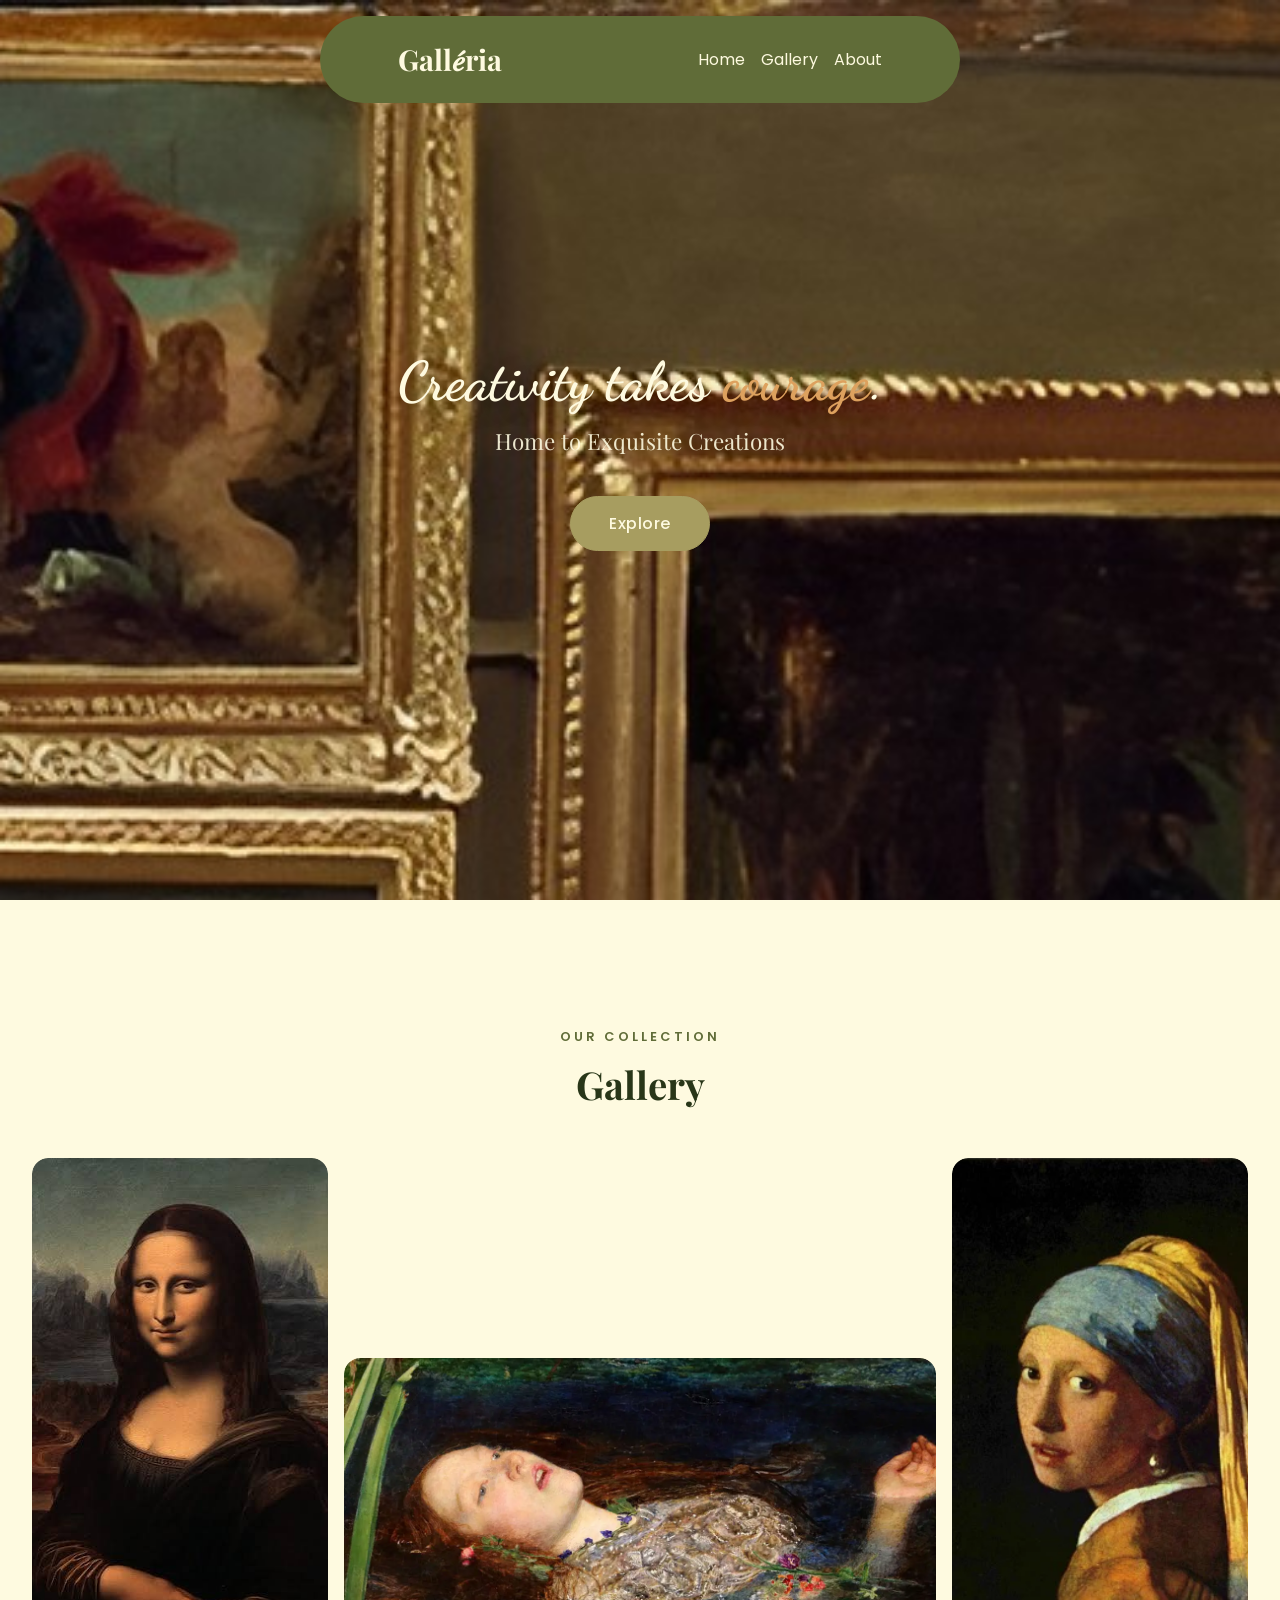
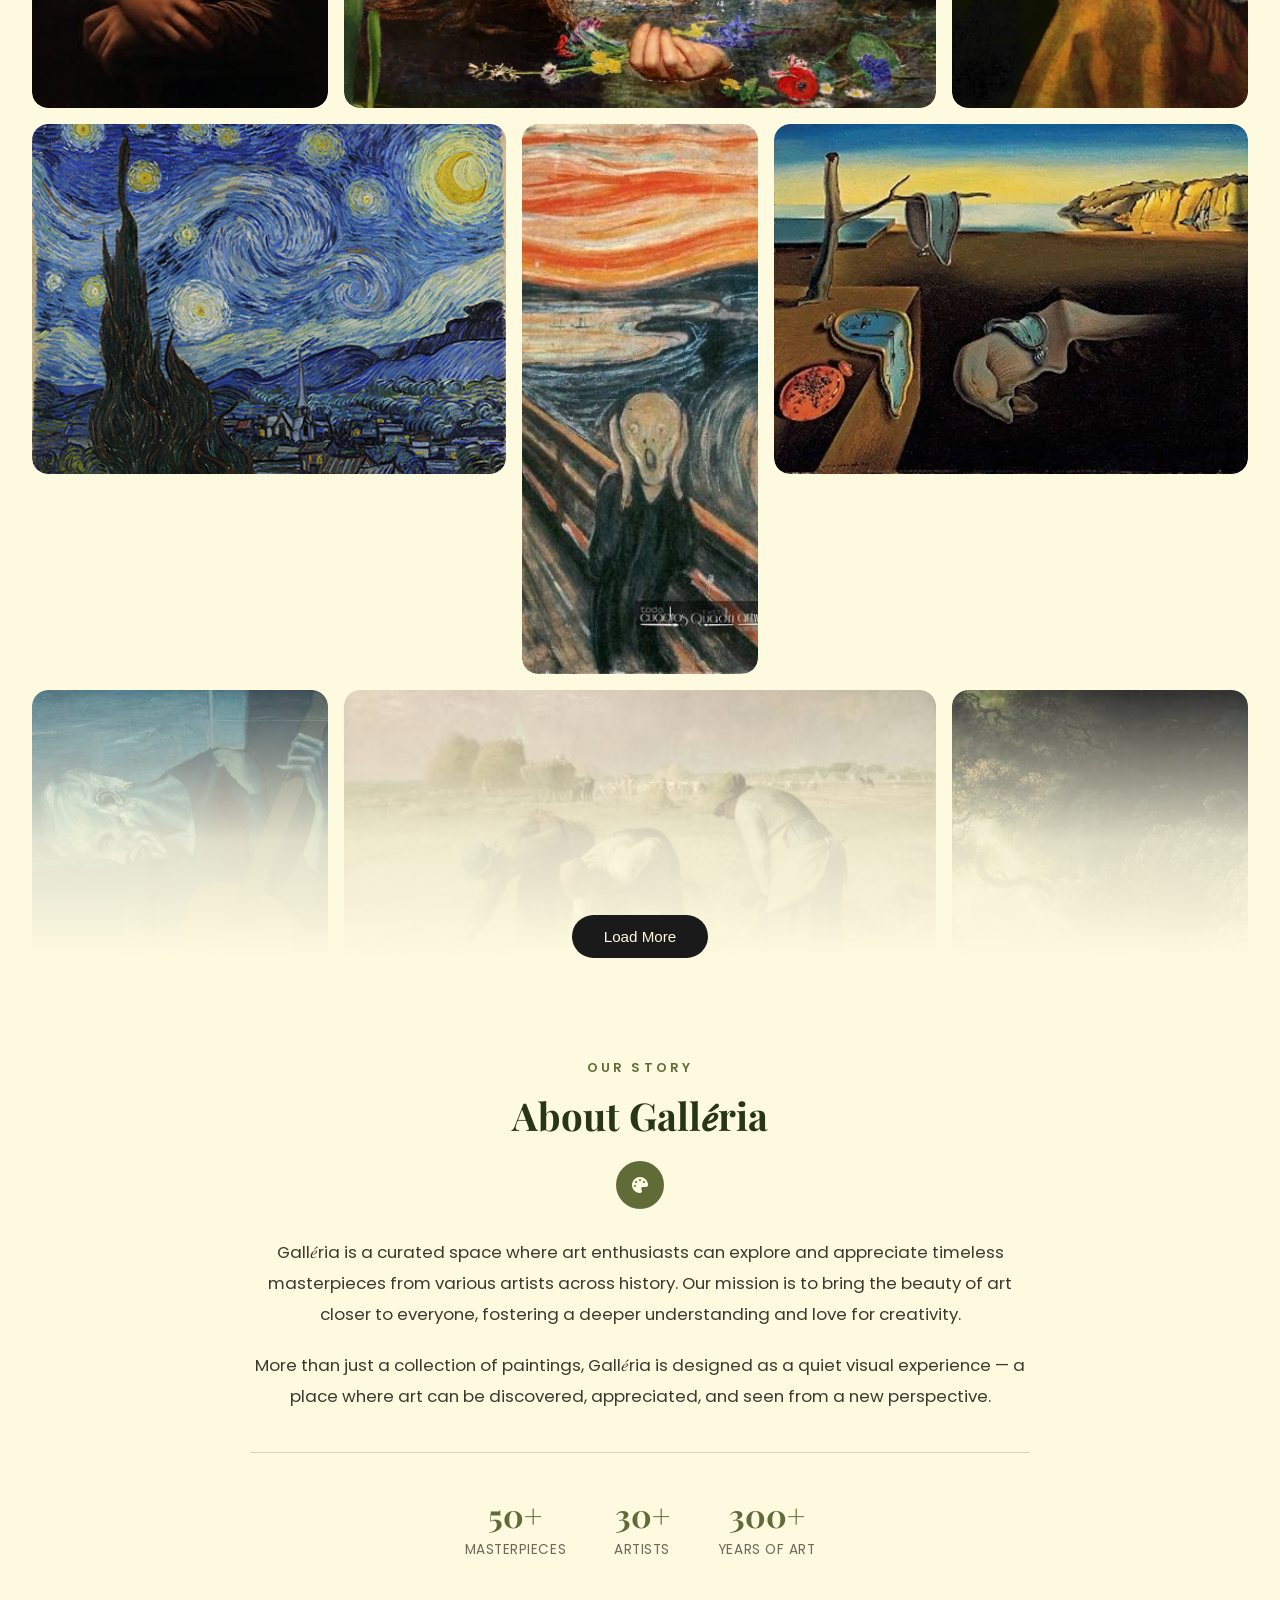
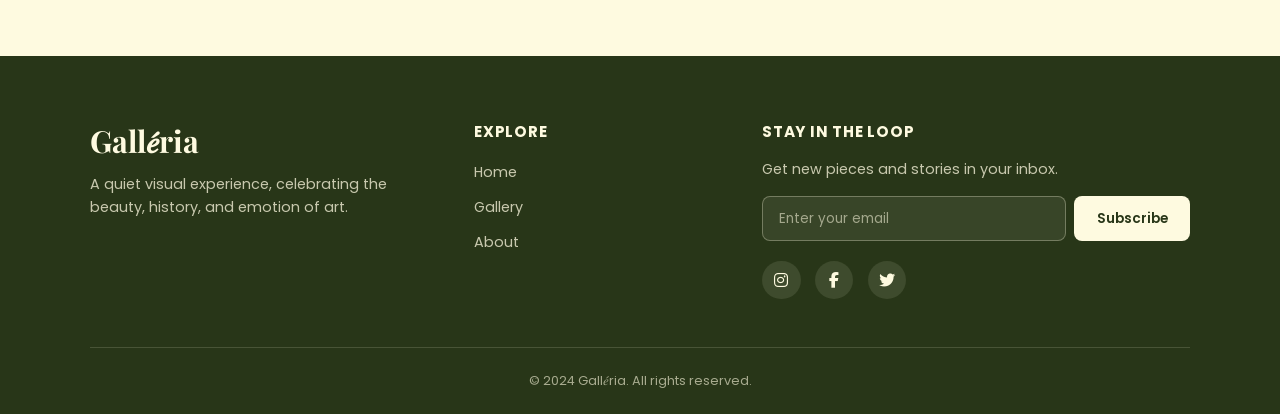
<file: CodeAlpha_ImageGallery/index.html>
<!DOCTYPE html>
<html lang="en">
<head>
  <meta charset="UTF-8">
  <meta name="viewport" content="width=device-width, initial-scale=1.0">

<link rel="preconnect" href="https://fonts.googleapis.com">
<link rel="preconnect" href="https://fonts.gstatic.com" crossorigin>
<link href="https://fonts.googleapis.com/css2?family=Coiny&family=Dancing+Script:wght@400..700&family=Playfair+Display:ital,wght@0,400..900;1,400..900&family=Poppins:ital,wght@0,100;0,200;0,300;0,400;0,500;0,600;0,700;0,800;0,900;1,100;1,200;1,300;1,400;1,500;1,600;1,700;1,800;1,900&display=swap" rel="stylesheet">

<link rel="stylesheet" href="https://cdnjs.cloudflare.com/ajax/libs/font-awesome/6.5.0/css/all.min.css">


  <link rel="stylesheet" href="style.css">
  <title>Galleria</title>
</head>
<body>
  <header>
    <nav class="navbar" id="navbar">
      <h1 class="logo">Gall𝑒́ria</h1>
      <ul>
        <li><a href="#home" class="nav-home" data-reload="true">Home</a></li>
        <li><a href="#gallery">Gallery</a></li>
        <li><a href="#about">About</a></li>
      </ul>
    </nav>
  </header>
  <section class="hero" id="home">
  <div class="hero-section">
    <h1>Creativity takes <span class="quote">courage</span>.</h1>
    <p>Home to Exquisite Creations</p>
    <button class="button-1">Explore</button>
  </div>
  </section>

 <section class="insights" id="gallery">

  <div class="gallery-heading reveal">
    <span class="about-kicker">Our Collection</span>
    <h2>Gallery</h2>
  </div>

  <!-- ROW 1  -->
  <div class="gallery-row row-one">

    <div class="box tall reveal">
      <img src="mona.jpg" alt="Mona Lisa by Leonardo da Vinci">
      <div class="overlay">
        <h3>Mona Lisa</h3>
        <p>Leonardo da Vinci</p>
      </div>
    </div>

    <div class="box wide reveal">
      <img src="Ofelia.webp" alt="Ophelia by John Everett Millais">
      <div class="overlay">
        <h3>Ophelia</h3>
        <p>John Everett Millais</p>
      </div>
    </div>

    <div class="box tall reveal">
      <img src="pearl.webp" alt="Girl with a Pearl Earring by Johannes Vermeer">
      <div class="overlay">
        <h3>Girl with a Pearl Earring</h3>
        <p>Johannes Vermeer</p>
      </div>
    </div>

  </div>


  <!-- ROW 2 -->
  <div class="gallery-row row-two">

    <div class="box wide reveal">
      <img src="starry-night.jpg" alt="Starry Night by Vincent van Gogh">
      <div class="overlay">
        <h3>The Starry Night</h3>
        <p>Vincent van Gogh</p>
      </div>
    </div>

    <div class="box tall reveal">
      <img src="scream.jpg" alt="The Scream by Edvard Munch">
      <div class="overlay">
        <h3>The Scream</h3>
        <p>Edvard Munch</p>
      </div>
    </div>

    <div class="box wide reveal">
      <img src="time.jpg" alt="The Persistence of Memory by Salvador Dalí">
      <div class="overlay">
        <h3>The Persistence of Memory</h3>
        <p>Salvador Dalí</p>
      </div>
    </div>

  </div>


  <!-- "LOAD MORE" -->
  <div class="gallery-extra" id="galleryExtra">

    <!-- ROW 3 -->
    <div class="gallery-row row-three">

      <div class="box tall reveal">
        <img src="Picasso.jpg" alt="Artwork by Pablo Picasso">
        <div class="overlay">
          <h3>Picasso</h3>
          <p>Pablo Picasso</p>
        </div>
      </div>

      <div class="box wide reveal">
        <img src="images.jpg" alt="people working in farm">
        <div class="overlay">
          <h3>Farm Workers</h3>
          <p>Unknown Artist</p>
        </div>
      </div>

      <div class="box tall reveal">
        <img src="swing.jpg" alt="Girl on a swing by Pierre-Auguste Renoir">
        <div class="overlay">
          <h3>The Swing</h3>
          <p>Pierre-Auguste Renoir</p>
        </div>
      </div>

    </div>
    <!-- Fade overlay + Load More button -->
    <div class="fade-overlay">
      <button class="load-more-btn" id="loadMoreBtn">Load More</button>
    </div>

  </div>

</section>

<section class="about" id="about">
  <div class="about-inner reveal">
    <span class="about-kicker">Our Story</span>
    <h2>About Gall𝑒́ria</h2>
    <div class="about-divider"><i class="fa-solid fa-palette"></i></div>
    <p>
      Gall𝑒́ria is a curated space where art enthusiasts can explore and appreciate
      timeless masterpieces from various artists across history. Our mission is to
      bring the beauty of art closer to everyone, fostering a deeper understanding
      and love for creativity.
    </p>
    <p>
      More than just a collection of paintings, Gall𝑒́ria is designed as a quiet
      visual experience &mdash; a place where art can be discovered, appreciated,
      and seen from a new perspective.
    </p>

    <div class="about-stats">
      <div class="stat">
        <span class="stat-number">50+</span>
        <span class="stat-label">Masterpieces</span>
      </div>
      <div class="stat">
        <span class="stat-number">30+</span>
        <span class="stat-label">Artists</span>
      </div>
      <div class="stat">
        <span class="stat-number">300+</span>
        <span class="stat-label">Years of Art</span>
      </div>
    </div>
  </div>
</section>

<footer class="site-footer">
  <div class="footer-top">

    <div class="footer-brand">
      <h1>Gall𝑒́ria</h1>
      <p>A quiet visual experience, celebrating the beauty, history, and emotion of art.</p>
    </div>

    <div class="footer-links">
      <h4>Explore</h4>
      <ul>
        <li><a href="#home" class="nav-home" data-reload="true">Home</a></li>
        <li><a href="#gallery">Gallery</a></li>
        <li><a href="#about">About</a></li>
      </ul>
    </div>

    <div class="footer-newsletter">
      <h4>Stay in the loop</h4>
      <p>Get new pieces and stories in your inbox.</p>
      <form>
        <input type="email" placeholder="Enter your email" required>
        <button type="submit" class="btn">Subscribe</button>
      </form>
      <div class="socials">
        <a href="#" aria-label="Instagram"><i class="fab fa-instagram"></i></a>
        <a href="#" aria-label="Facebook"><i class="fab fa-facebook-f"></i></a>
        <a href="#" aria-label="Twitter"><i class="fab fa-twitter"></i></a>
      </div>
    </div>

  </div>

  <div class="footer-bottom">
    <p>&copy; 2024 Gall𝑒́ria. All rights reserved.</p>
  </div>
</footer>

<script src="script.js"></script>
</body>
</html>
</file>
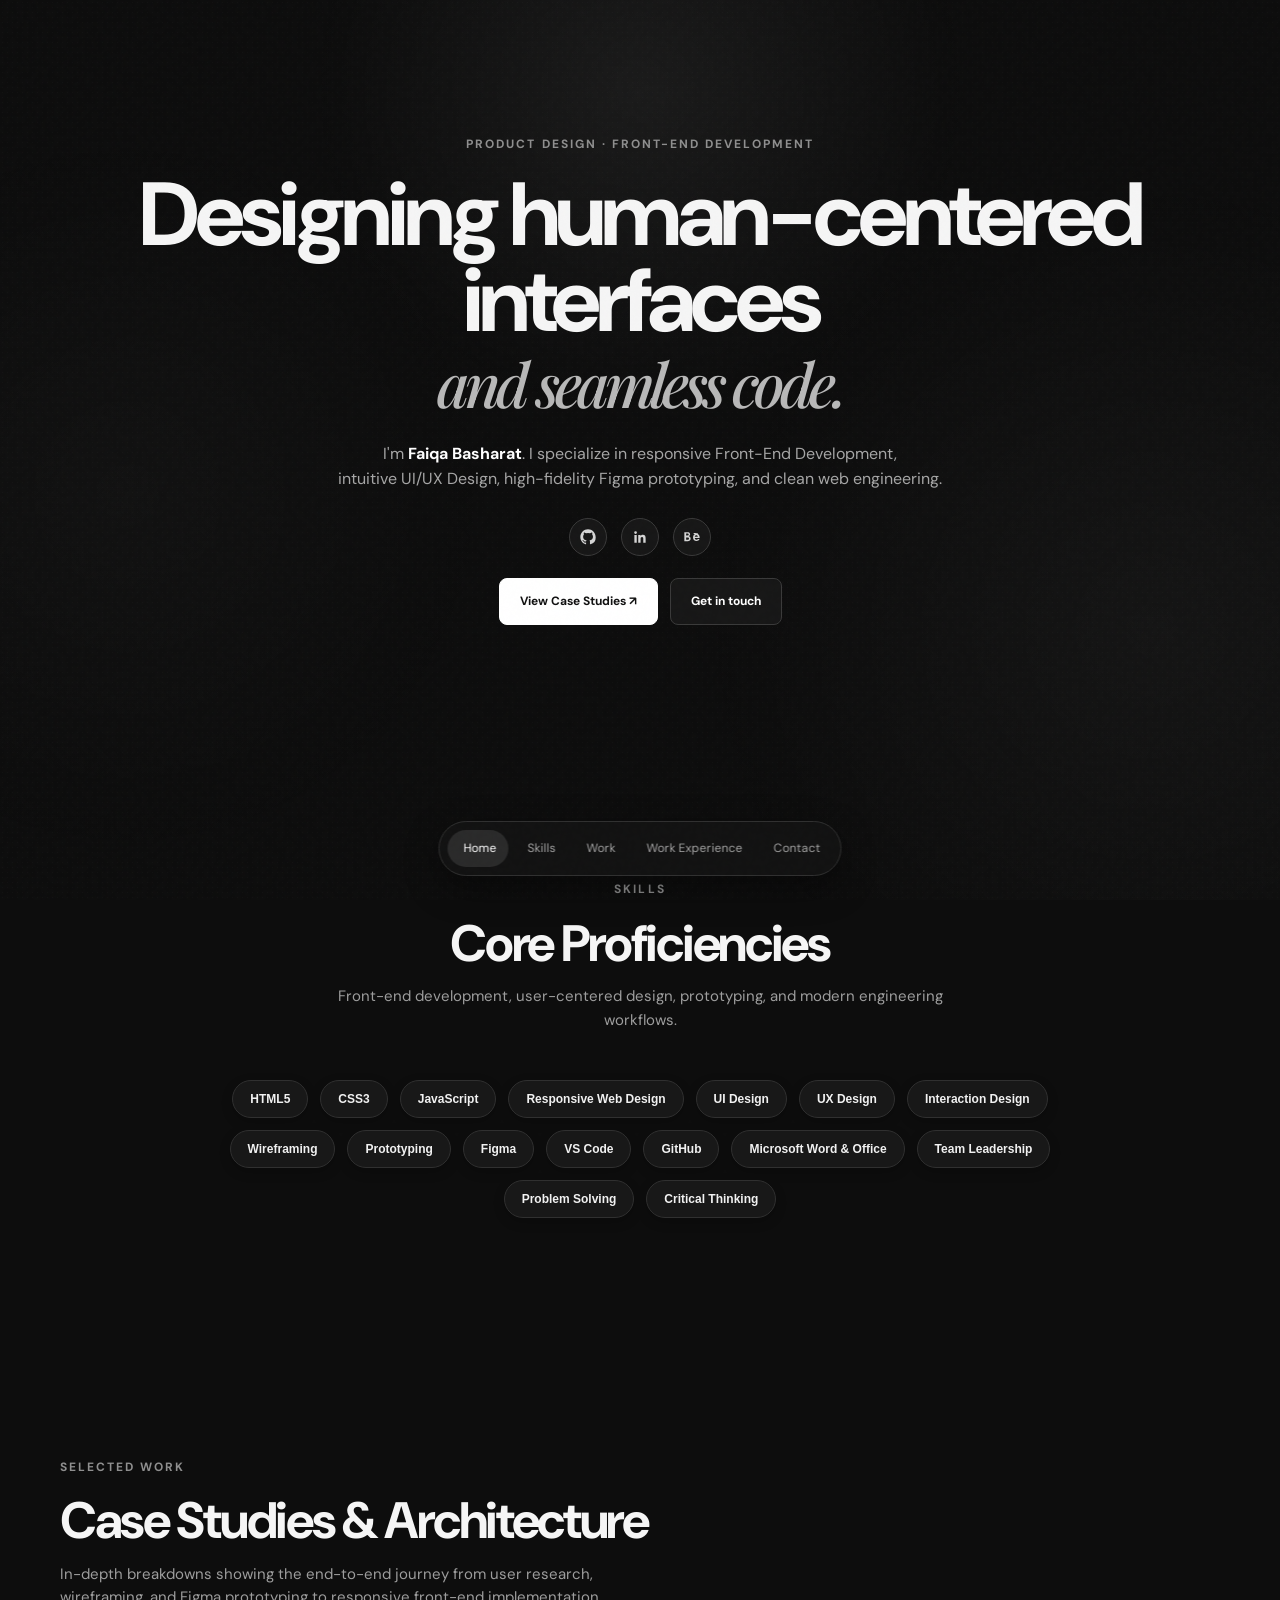
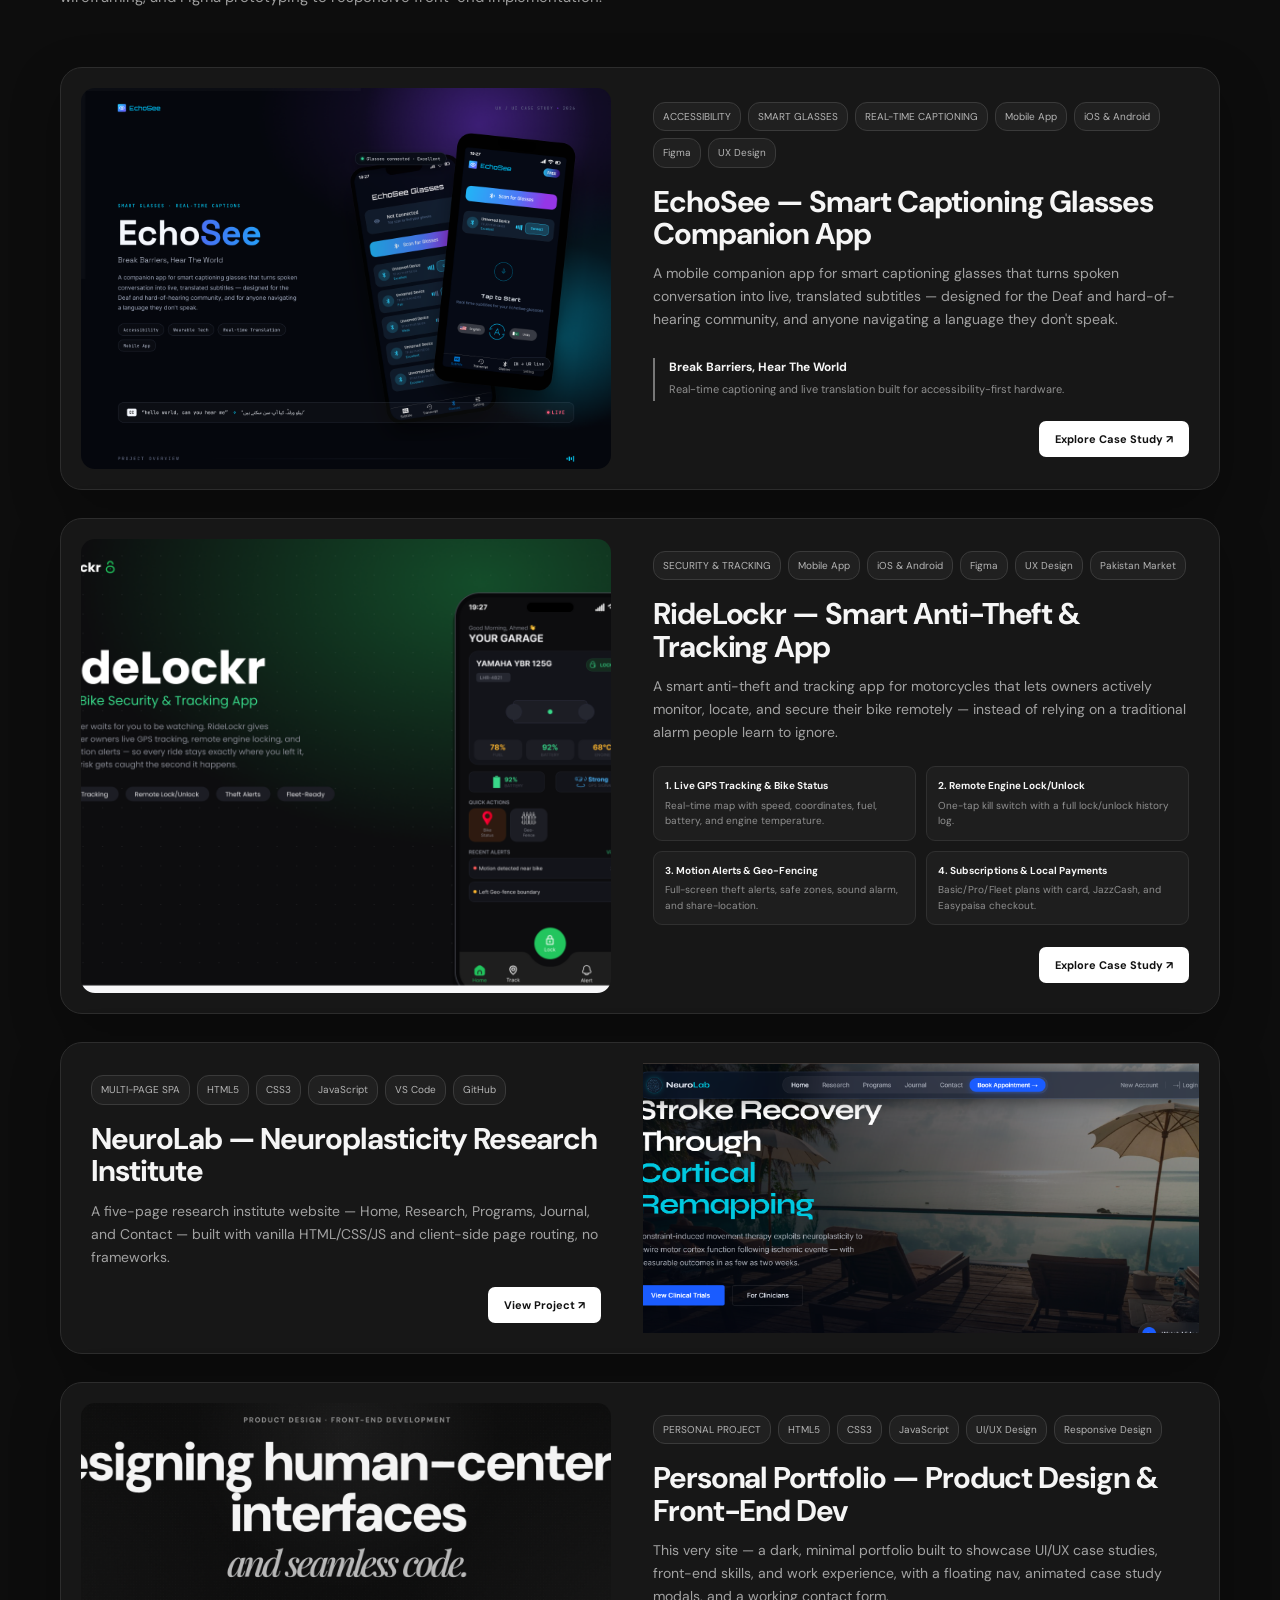
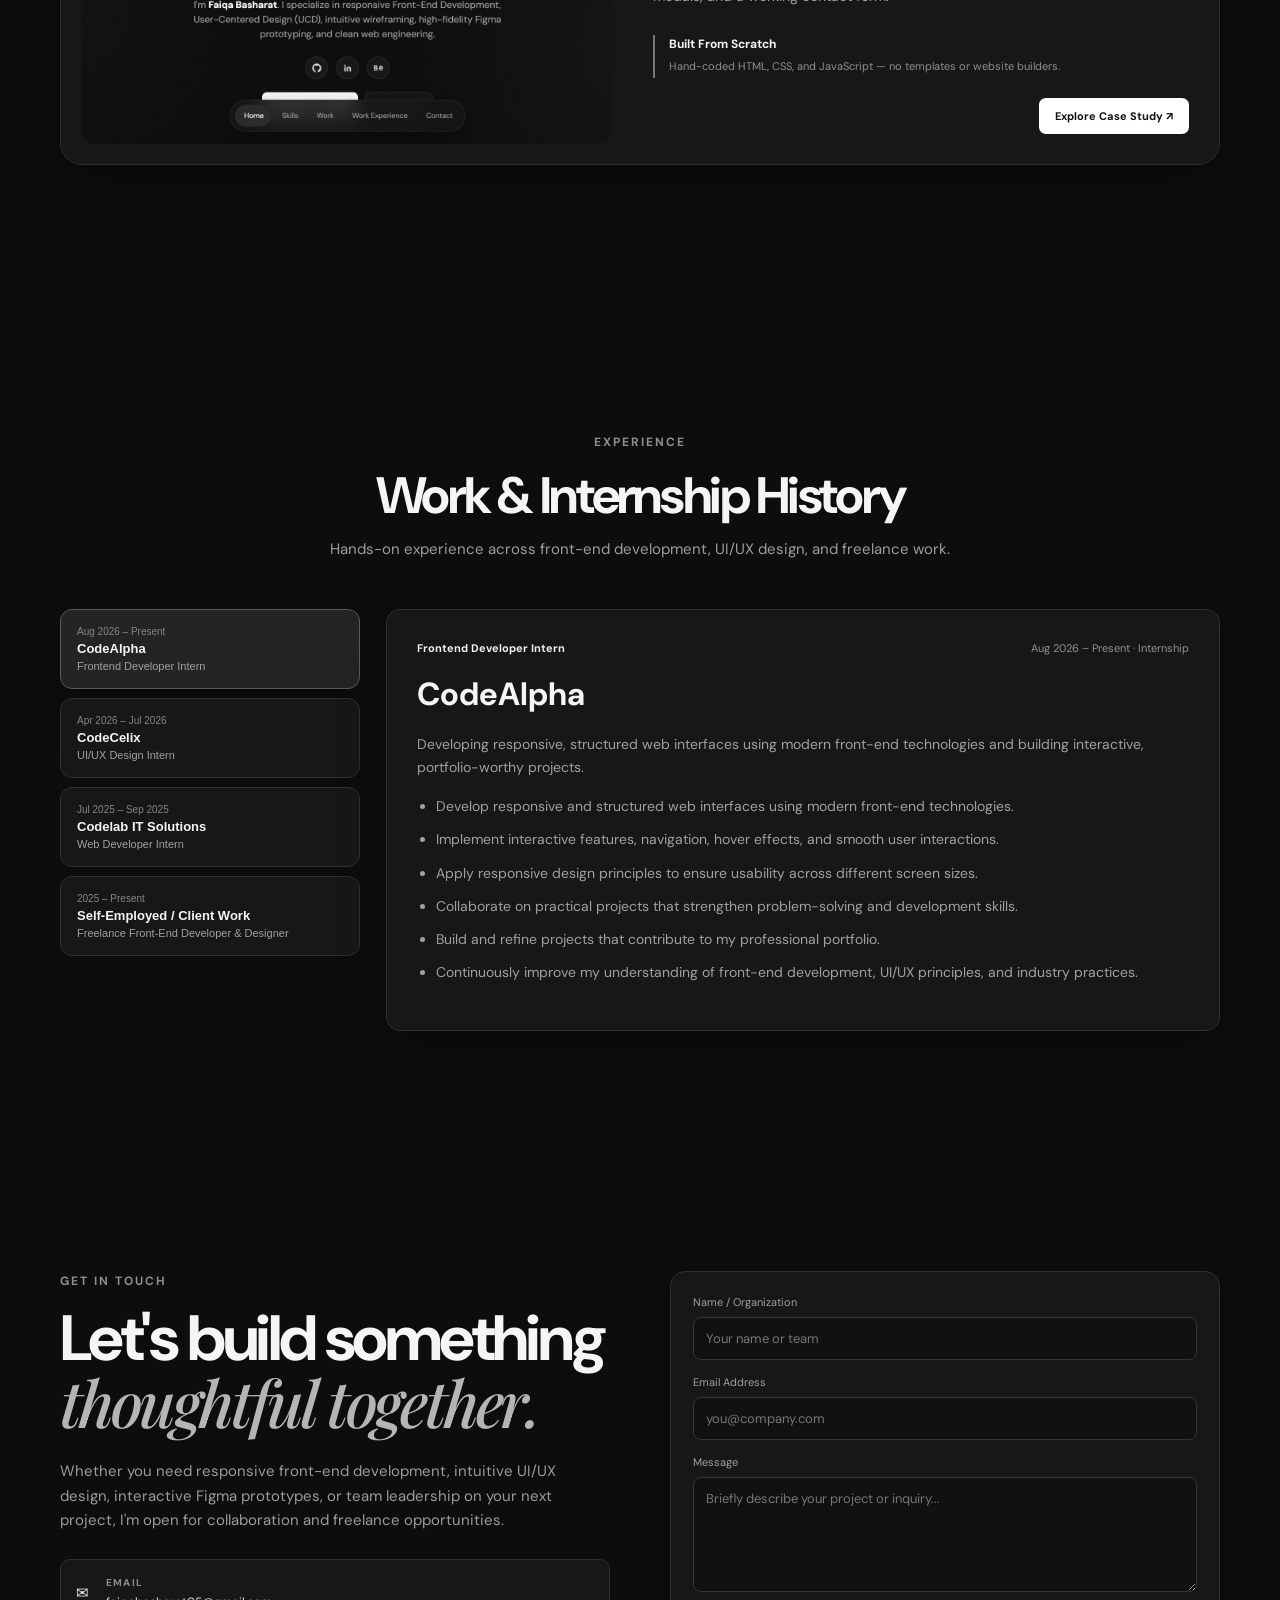
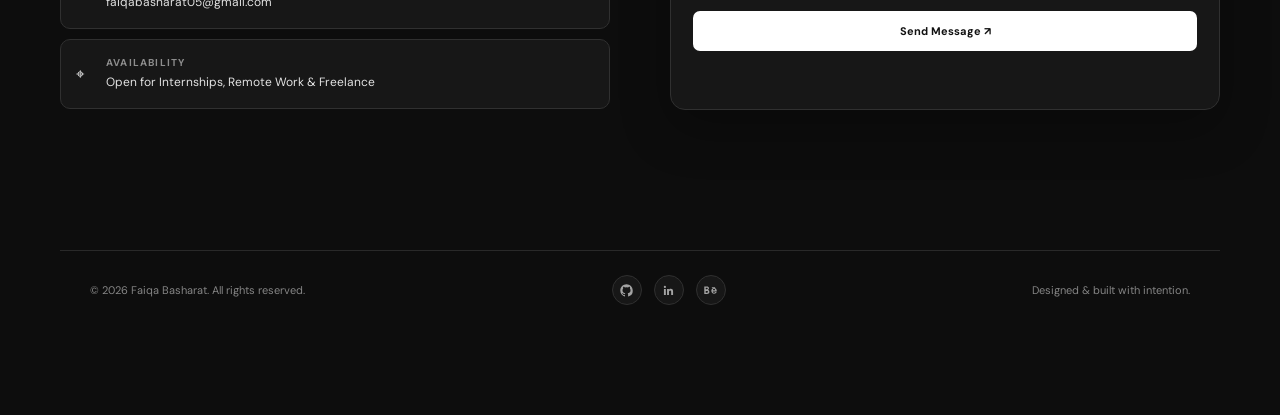
<file: CodeAlpha_Portfolio/index.html>
<!DOCTYPE html>
<html lang="en">
<head>
  <meta charset="UTF-8">
  <meta name="viewport" content="width=device-width, initial-scale=1.0">

  <title>Faiqa Basharat — Product Designer & Front-End Developer</title>

  <meta
    name="description"
    content="Portfolio of Noor Fatima — human-centered interfaces and seamless code.">

  <link rel="preconnect" href="https://fonts.googleapis.com">
  <link rel="preconnect" href="https://fonts.gstatic.com" crossorigin>

  <link
    href="https://fonts.googleapis.com/css2?family=DM+Sans:wght@400;500;600;700&family=Playfair+Display:ital,wght@0,500;0,600;1,500;1,600&display=swap"
    rel="stylesheet"
  >

  <link rel="stylesheet" href="style.css">
</head>

<body>

  <div class="grain"></div>

  <main>

    <section id="home" class="hero section">

      <div class="eyebrow">
        PRODUCT DESIGN · FRONT-END DEVELOPMENT
      </div>

      <h1>
        Designing human-centered<br>
        interfaces <span>and seamless code.</span>
      </h1>

      <p class="hero-copy">
        I'm <strong>Faiqa Basharat</strong>. I specialize in responsive Front-End Development,
        <br>
        intuitive UI/UX Design, high-fidelity Figma
        
        prototyping, and clean web engineering.
      </p>

      <!-- Social icons -->
      <div class="social-icons">

        <a href="https://github.com/Faiqa-Basharat" target="_blank" rel="noopener" aria-label="GitHub">
          <svg viewBox="0 0 24 24" fill="currentColor"><path d="M12 .5C5.73.5.5 5.73.5 12c0 5.08 3.29 9.39 7.86 10.91.58.1.79-.25.79-.56 0-.28-.01-1.02-.02-2-3.2.7-3.88-1.54-3.88-1.54-.53-1.34-1.29-1.7-1.29-1.7-1.05-.72.08-.71.08-.71 1.17.08 1.78 1.2 1.78 1.2 1.03 1.77 2.71 1.26 3.37.96.1-.75.4-1.26.73-1.55-2.55-.29-5.23-1.28-5.23-5.68 0-1.25.45-2.28 1.19-3.08-.12-.29-.52-1.46.11-3.05 0 0 .97-.31 3.18 1.18a11 11 0 0 1 5.79 0c2.2-1.49 3.17-1.18 3.17-1.18.64 1.59.24 2.76.12 3.05.74.8 1.19 1.83 1.19 3.08 0 4.41-2.69 5.38-5.25 5.67.41.36.78 1.06.78 2.14 0 1.55-.01 2.79-.01 3.17 0 .31.21.67.8.55A10.52 10.52 0 0 0 23.5 12c0-6.27-5.23-11.5-11.5-11.5z"/></svg>
        </a>

        <a href="www.linkedin.com/in/faiqa-basharat-179707362" target="_blank" rel="noopener" aria-label="LinkedIn">
          <svg viewBox="0 0 24 24" fill="currentColor"><path d="M20.45 20.45h-3.55v-5.57c0-1.33-.02-3.04-1.85-3.04-1.86 0-2.15 1.45-2.15 2.94v5.67H9.35V9h3.41v1.56h.05c.48-.9 1.64-1.85 3.37-1.85 3.6 0 4.27 2.37 4.27 5.45v6.29zM5.34 7.43a2.06 2.06 0 1 1 0-4.12 2.06 2.06 0 0 1 0 4.12zM7.12 20.45H3.56V9h3.56v11.45z"/></svg>
        </a>

        <a href="https://www.behance.net/faiqabasharat05" target="_blank" rel="noopener" aria-label="Behance">
          <svg viewBox="0 0 24 24" fill="currentColor"><path d="M7.8 10.3c.9-.45 1.4-1.2 1.4-2.35 0-2.25-1.65-3.2-3.85-3.2H.5v13.5h5.1c2.4 0 4.4-1.05 4.4-3.65 0-1.6-.8-2.75-2.2-3.3zM3.2 6.9h2.05c.95 0 1.75.35 1.75 1.35 0 .95-.7 1.4-1.65 1.4H3.2V6.9zm2.3 9.15H3.2v-3.15h2.35c1.15 0 1.9.55 1.9 1.6 0 1.1-.85 1.55-1.95 1.55zM23.5 12.6c0-3.1-1.75-5.35-4.85-5.35-3.05 0-5.1 2.25-5.1 5.35 0 3.15 1.95 5.3 5.15 5.3 2.35 0 3.9-1.05 4.6-3h-2.35c-.35.7-1.05 1.1-2.2 1.1-1.5 0-2.4-.85-2.55-2.35h7.25c.03-.35.05-.7.05-1.05zm-7.25-1.1c.2-1.25 1-2.1 2.3-2.1 1.35 0 2.05.9 2.15 2.1h-4.45zM14.5 6h6v1.4h-6z"/></svg>
        </a>

      </div>

      <div class="hero-actions">

        <a class="btn dark" href="#work">
          View Case Studies <span>↗</span>
        </a>

        <a class="btn light" href="#contact">
          Get in touch
        </a>

      </div>

      <!-- Floating navigation -->

      <div class="floating-nav">

        <a href="#home" class="nav-link active">
           <span>Home</span>
        </a>

        <a href="#skills" class="nav-link">
           <span>Skills</span>
        </a>

        <a href="#work" class="nav-link">
           <span>Work</span>
        </a>

        <a href="#experience" class="nav-link">
          <span>Work Experience</span>
        </a>

        <a href="#contact" class="nav-link">
           <span>Contact</span>
        </a>

        

      </div>

    </section>


    <!-- =========================
         SKILLS
    ========================== -->

    <section id="skills" class="section skills">

      <div class="section-head centered">

        <div class="eyebrow">
          SKILLS
        </div>

        <h2>
          Core Proficiencies
        </h2>

        <p>
          Front-end development, user-centered design,
          prototyping, and modern engineering workflows.
        </p>

      </div>


      <div class="skill-cloud">

        <button>
          
          <b>HTML5</b>
          
        </button>

        <button>
          
          <b>CSS3</b>
          
        </button>

        <button>
          
          <b>JavaScript</b>
          
        </button>

        <button>
          
          <b>Responsive Web Design</b>
         
        </button>

        <button>
          
          <b>UI Design</b>
          
        </button>

        <button>
          
          <b>UX Design</b>
          
        </button>

        <button>
          
          <b>Interaction Design</b>
          
        </button>

        <button>
          
          <b>Wireframing</b>
          
        </button>

        <button>
          
          <b>Prototyping</b>
          
        </button>

        <button>
          
          <b>Figma</b>
         
        </button>

        <button>
          
          <b>VS Code</b>
          
        </button>

        <button>
          
          <b>GitHub</b>
          
        </button>

        <button>
          
          <b>Microsoft Word & Office</b>
          
        </button>

        <button>
          
          <b>Team Leadership</b>
          
        </button>

         <button>
          
          <b>Problem Solving</b>
          
        </button>
 
        <button>
          
          <b>Critical Thinking</b>
          
        </button>

      </div>

    </section>


    <!-- =========================
         WORK
    ========================== -->

    <section id="work" class="section work">

      <div class="section-head">

        <div>

          <div class="eyebrow">
            SELECTED WORK
          </div>

          <h2>
            Case Studies & Architecture
          </h2>

          <p>
            In-depth breakdowns showing the end-to-end journey from
            user research, wireframing, and Figma prototyping to
            responsive front-end implementation.
          </p>

        </div>

        </div>

      </div>


      <!-- ECHOSEE -->

      <article
        class="case-card"
        data-tags="uiux accessibility mobile"
      >

        <div class="case-image">

          <img
            src="echoosee(2).png"
            alt="EchoSee smart captioning glasses companion app"
          >

        </div>


        <div class="case-info">

          <div class="tag-row">

            <span>ACCESSIBILITY</span>
            <span>SMART GLASSES</span>
            <span>REAL-TIME CAPTIONING</span>
            <span>Mobile App</span>
            <span>iOS & Android</span>
            <span>Figma</span>
            <span>UX Design</span>

          </div>

          <h3>
            EchoSee — Smart Captioning Glasses Companion App
          </h3>

          <p>
            A mobile companion app for smart captioning glasses that
            turns spoken conversation into live, translated subtitles —
            designed for the Deaf and hard-of-hearing community, and
            anyone navigating a language they don't speak.
          </p>

          <div class="impact">

            <b>
              Break Barriers, Hear The World
            </b>

            <span>
              Real-time captioning and live translation built for
              accessibility-first hardware.
            </span>

          </div>

          <button
            class="case-btn"
            data-modal="echosee"
          >
            Explore Case Study ↗
          </button>

        </div>

      </article>


      <!-- RIDELOCKR -->

      <article
        class="case-card reverse"
        data-tags="uiux frontend security"
      >

        <div class="case-image">

          <img
            src="RideLockr(1).png"
            alt="RideLockr smart anti-theft and tracking app for motorcycles"
          >

        </div>


        <div class="case-info">

          <div class="tag-row">

            <span>SECURITY & TRACKING</span>
            <span>Mobile App</span>
            <span>iOS & Android</span>
            <span>Figma</span>
            <span>UX Design</span>
            <span>Pakistan Market</span>

          </div>

          <h3>
            RideLockr — Smart Anti-Theft & Tracking App
          </h3>

          <p>
            A smart anti-theft and tracking app for motorcycles that
            lets owners actively monitor, locate, and secure their
            bike remotely — instead of relying on a traditional
            alarm people learn to ignore.
          </p>


          <div class="steps">

            <div>

              <b>
                1. Live GPS Tracking & Bike Status
              </b>

              <span>
                Real-time map with speed, coordinates, fuel,
                battery, and engine temperature.
              </span>

            </div>

            <div>

              <b>
                2. Remote Engine Lock/Unlock
              </b>

              <span>
                One-tap kill switch with a full lock/unlock
                history log.
              </span>

            </div>

            <div>

              <b>
                3. Motion Alerts & Geo-Fencing
              </b>

              <span>
                Full-screen theft alerts, safe zones, sound
                alarm, and share-location.
              </span>

            </div>

            <div>

              <b>
                4. Subscriptions & Local Payments
              </b>

              <span>
                Basic/Pro/Fleet plans with card, JazzCash, and
                Easypaisa checkout.
              </span>

            </div>

          </div>


          <button
            class="case-btn"
            data-modal="ridelockr"
          >
            Explore Case Study ↗
          </button>

        </div>

      </article>


      <!-- NEUROLAB -->

      <article
        class="case-card compact"
        data-tags="frontend spa"
      >

        <div class="case-info wide">

          <div class="tag-row">

            <span>MULTI-PAGE SPA</span>
            <span>HTML5</span>
            <span>CSS3</span>
            <span>JavaScript</span>
            <span>VS Code</span>
            <span>GitHub</span>

          </div>

          <h3>
            NeuroLab — Neuroplasticity Research Institute
          </h3>

          <p>
            A five-page research institute website — Home, Research,
            Programs, Journal, and Contact — built with vanilla
            HTML/CSS/JS and client-side page routing, no frameworks.
          </p>

          <button
            class="case-btn"
            data-modal="neurolab"
          >
            View Project ↗
          </button>

        </div>


        <div class="mini-preview">

          <img
            src="neuro.png"
            alt="NeuroLab neuroplasticity research institute website"
          >

        </div>

      </article>


      <!-- PERSONAL PORTFOLIO -->

      <article
        class="case-card"
        data-tags="uiux frontend personal"
      >

        <div class="case-image">

          <img
            src="portfolio.png"
            alt="Faiqa Basharat personal portfolio website"
          >

        </div>


        <div class="case-info">

          <div class="tag-row">

            <span>PERSONAL PROJECT</span>
            <span>HTML5</span>
            <span>CSS3</span>
            <span>JavaScript</span>
            <span>UI/UX Design</span>
            <span>Responsive Design</span>

          </div>

          <h3>
            Personal Portfolio — Product Design & Front-End Dev
          </h3>

          <p>
            This very site — a dark, minimal portfolio built to
            showcase UI/UX case studies, front-end skills, and
            work experience, with a floating nav, animated case
            study modals, and a working contact form.
          </p>

          <div class="impact">

            <b>
              Built From Scratch
            </b>

            <span>
              Hand-coded HTML, CSS, and JavaScript — no
              templates or website builders.
            </span>

          </div>

          <button
            class="case-btn"
            data-modal="portfolio"
          >
            Explore Case Study ↗
          </button>

        </div>

      </article>

    </section>


    <!-- =========================
         EXPERIENCE
    ========================== -->

    <section
      id="experience"
      class="section experience"
    >

      <div class="section-head centered">

        <div class="eyebrow">
          EXPERIENCE
        </div>

        <h2>
          Work & Internship History
        </h2>

        <p>
          Hands-on experience across front-end development,
          UI/UX design, and freelance work.
        </p>

      </div>


      <div class="experience-grid">

        <div class="timeline">

          <button
            class="job active"
            data-job="codealpha"
          >
            <span>Aug 2026 – Present</span>
            <b>CodeAlpha</b>
            <small>
              Frontend Developer Intern
            </small>
          </button>


          <button
            class="job"
            data-job="codecelix"
          >
            <span>Apr 2026 – Jul 2026</span>
            <b>CodeCelix</b>
            <small>
              UI/UX Design Intern
            </small>
          </button>


          <button
            class="job"
            data-job="codelab"
          >
            <span>Jul 2025 – Sep 2025</span>
            <b>Codelab IT Solutions</b>
            <small>
              Web Developer Intern
            </small>
          </button>


          <button
            class="job"
            data-job="freelance"
          >
            <span>2025 – Present</span>
            <b>Self-Employed / Client Work</b>
            <small>
              Freelance Front-End Developer & Designer
            </small>
          </button>

        </div>


        <div
          class="job-detail"
          id="jobDetail"
        >

          <div class="detail-top">

            <span>
              Frontend Developer Intern
            </span>

            <span>
              Aug 2026 – Present · Internship
            </span>

          </div>

          <h3>
            CodeAlpha
          </h3>

          <p>
            Developing responsive, structured web interfaces using
            modern front-end technologies and building interactive,
            portfolio-worthy projects.
          </p>

          <ul>

            <li>
              Develop responsive and structured web interfaces
              using modern front-end technologies.
            </li>

            <li>
              Implement interactive features, navigation, hover
              effects, and smooth user interactions.
            </li>

            <li>
              Apply responsive design principles to ensure
              usability across different screen sizes.
            </li>

            <li>
              Collaborate on practical projects that strengthen
              problem-solving and development skills.
            </li>

            <li>
              Build and refine projects that contribute to my
              professional portfolio.
            </li>

            <li>
              Continuously improve my understanding of front-end
              development, UI/UX principles, and industry practices.
            </li>

          </ul>

        </div>

      </div>

    </section>


    <!-- =========================
         CONTACT
    ========================== -->

    <section
      id="contact"
      class="section contact"
    >

      <div class="contact-copy">

        <div class="eyebrow">
          GET IN TOUCH
        </div>

        <h2>
          Let's build something
          <br>
          <span>thoughtful together.</span>
        </h2>

        <p>
          Whether you need responsive front-end development,
          intuitive UI/UX design, interactive Figma prototypes,
          or team leadership on your next project, I'm open
          for collaboration and freelance opportunities.
        </p>


        <div class="contact-cards">

          <div>

            <span>✉</span>

            <b>
              EMAIL
            </b>

            <a href="mailto:faiqabasharat05@gmail.com">
              faiqabasharat05@gmail.com
            </a>

          </div>


          <div>

            <span>⌖</span>

            <b>
              AVAILABILITY
            </b>

            <p>
              Open for Internships, Remote Work & Freelance
            </p>

          </div>

        </div>

      </div>


      <form
        class="contact-form"
        id="contactForm"
      >

        <label>

          Name / Organization

          <input
            required
            name="name"
            placeholder="Your name or team"
          >

        </label>


        <label>

          Email Address

          <input
            required
            type="email"
            name="email"
            placeholder="you@company.com"
          >

        </label>


        <label>

          Message

          <textarea
            required
            name="message"
            placeholder="Briefly describe your project or inquiry..."
          ></textarea>

        </label>


        <button
          class="send"
          type="submit"
        >
          Send Message ↗
        </button>

        <p
          class="form-note"
          id="formNote"
        ></p>

      </form>

    </section>


    <!-- =========================
         FOOTER
    ========================== -->

    <footer>

      <span>
        © 2026 Faiqa Basharat. All rights reserved.
      </span>

      <div class="footer-socials">

        <a href="https://github.com/" target="_blank" rel="noopener" aria-label="GitHub">
          <svg viewBox="0 0 24 24" fill="currentColor"><path d="M12 .5C5.73.5.5 5.73.5 12c0 5.08 3.29 9.39 7.86 10.91.58.1.79-.25.79-.56 0-.28-.01-1.02-.02-2-3.2.7-3.88-1.54-3.88-1.54-.53-1.34-1.29-1.7-1.29-1.7-1.05-.72.08-.71.08-.71 1.17.08 1.78 1.2 1.78 1.2 1.03 1.77 2.71 1.26 3.37.96.1-.75.4-1.26.73-1.55-2.55-.29-5.23-1.28-5.23-5.68 0-1.25.45-2.28 1.19-3.08-.12-.29-.52-1.46.11-3.05 0 0 .97-.31 3.18 1.18a11 11 0 0 1 5.79 0c2.2-1.49 3.17-1.18 3.17-1.18.64 1.59.24 2.76.12 3.05.74.8 1.19 1.83 1.19 3.08 0 4.41-2.69 5.38-5.25 5.67.41.36.78 1.06.78 2.14 0 1.55-.01 2.79-.01 3.17 0 .31.21.67.8.55A10.52 10.52 0 0 0 23.5 12c0-6.27-5.23-11.5-11.5-11.5z"/></svg>
        </a>

        <a href="https://www.linkedin.com/" target="_blank" rel="noopener" aria-label="LinkedIn">
          <svg viewBox="0 0 24 24" fill="currentColor"><path d="M20.45 20.45h-3.55v-5.57c0-1.33-.02-3.04-1.85-3.04-1.86 0-2.15 1.45-2.15 2.94v5.67H9.35V9h3.41v1.56h.05c.48-.9 1.64-1.85 3.37-1.85 3.6 0 4.27 2.37 4.27 5.45v6.29zM5.34 7.43a2.06 2.06 0 1 1 0-4.12 2.06 2.06 0 0 1 0 4.12zM7.12 20.45H3.56V9h3.56v11.45z"/></svg>
        </a>

        <a href="https://www.behance.net/" target="_blank" rel="noopener" aria-label="Behance">
          <svg viewBox="0 0 24 24" fill="currentColor"><path d="M7.8 10.3c.9-.45 1.4-1.2 1.4-2.35 0-2.25-1.65-3.2-3.85-3.2H.5v13.5h5.1c2.4 0 4.4-1.05 4.4-3.65 0-1.6-.8-2.75-2.2-3.3zM3.2 6.9h2.05c.95 0 1.75.35 1.75 1.35 0 .95-.7 1.4-1.65 1.4H3.2V6.9zm2.3 9.15H3.2v-3.15h2.35c1.15 0 1.9.55 1.9 1.6 0 1.1-.85 1.55-1.95 1.55zM23.5 12.6c0-3.1-1.75-5.35-4.85-5.35-3.05 0-5.1 2.25-5.1 5.35 0 3.15 1.95 5.3 5.15 5.3 2.35 0 3.9-1.05 4.6-3h-2.35c-.35.7-1.05 1.1-2.2 1.1-1.5 0-2.4-.85-2.55-2.35h7.25c.03-.35.05-.7.05-1.05zm-7.25-1.1c.2-1.25 1-2.1 2.3-2.1 1.35 0 2.05.9 2.15 2.1h-4.45zM14.5 6h6v1.4h-6z"/></svg>
        </a>

      </div>

      <span>
        Designed & built with intention.
      </span>

    </footer>

  </main>


  <!-- =========================
       CASE STUDY MODAL
  ========================== -->

  <div
    class="modal"
    id="modal"
  >

    <div class="modal-box">

      <button
        class="modal-close"
        id="modalClose"
      >
        ×
      </button>

      <div class="eyebrow">
        CASE STUDY
      </div>

      <h2 id="modalTitle"></h2>

      <p id="modalText"></p>

      <div id="modalBody"></div>

    </div>

  </div>


  <script src="script.js"></script>

</body>
</html>
</file>
<file: CodeAlpha_ImageGallery/style.css>
html{
  scroll-behavior: smooth;
}

body{
  margin: 0;
  padding:0;
  background: url('background.jpg');
  background-repeat: no-repeat; 
  background-size: cover;
  background-position: center;
  min-height: 100vh;
  font-family: 'Poppins', sans-serif;
}

#home,
#gallery,
#about{
  scroll-margin-top: 6.5rem;
}

/* ---------- NAVBAR ---------- */

.navbar{
  position: fixed;
  top: 0;
  left: 0;
  right: 0;
  z-index: 1000;
  display:flex;
  justify-content:space-around;
  margin: 1rem 20rem;
  border-radius:5rem;
  gap:0;
  align-items:center;
  background-color:#606c38;
}

.logo{
  font-family:'Playfair Display',serif;
  font-size:1.8rem;
  color:#fefae0;
}
.navbar ul{
  list-style:none;
  display:flex;
  gap:1rem;
}
.navbar a{
  text-decoration: none;
  color:#fefae0;
  position: relative;
  padding-bottom: 2px;
  transition: color 0.3s;
}
.navbar a::before{
  content: "";
  position: absolute;
  left: 0;
  bottom: 0;
  width: 0%;
  height: 2px;
  background-color: #fefae0;
  transition: width 0.3s ease;
}
.navbar a:hover{
  color:#fefae0;
}
.navbar a:hover::before{
  width: 100%;
}

/* ---------- HERO ---------- */

.hero{
  min-height: 100vh;
  display: flex;
  align-items: center;
  justify-content: center;
}

.hero-section{
  display:flex;
  flex-direction:column;
  align-items: center;
  text-align: center;
  padding: 0 1.5rem;
 }
 .hero-section h1, .hero-section p{
  text-align:center;
  font-family:'Playfair Display',serif;
 }
 .hero-section h1{
  margin: 0;
  color:#fefae0;
  font-family:"Dancing Script", cursive;
  font-size:3.4rem;
  text-shadow: 0 4px 24px rgba(0, 0, 0, 0.35);
 }
 .hero-section .quote{
  color: #dda15e;
 }
 .hero-section p{
  margin: 0.75rem 0 2.5rem;
  font-size:1.4rem;
  color:#fefae0;
  opacity: 0.9;
 }
 button.button-1{
  align-self: center;
  padding: 0.9rem 2.4rem;
  font-family: 'Poppins', sans-serif;
  font-size: 1rem;
  font-weight: 500;
  letter-spacing: 0.03em;
  background-color: transparent;
  color:#fefae0;
  border: 1.5px solid #a79d60;
  background-color:#a79d60;
  border-radius:3rem;
  cursor: pointer;
  transition: background-color 0.3s ease, color 0.3s ease, transform 0.3s ease, box-shadow 0.3s ease;
 }
 button.button-1:hover{
  background-color:#fefae0;
  color:#283618;
  transform: translateY(-3px);
  box-shadow: 0 12px 24px rgba(0, 0, 0, 0.25);
  cursor:pointer;
 }
 button.button-1:active{
  transform: translateY(-1px);
 }

.insights {
  background-color: #fefae0;
  padding: 8rem 2rem 2rem;
}

.gallery-heading{
  text-align: center;
  margin-bottom: 3rem;
}

.gallery-heading .about-kicker{
  display: block;
}

.gallery-heading h2{
  font-family: 'Playfair Display', serif;
  font-size: 2.4rem;
  color: #283618;
  margin: 0.5rem 0 0;
}

.gallery-row {
  display: grid;
  gap: 1rem;
  margin-bottom: 1rem;
}

.row-one {
  grid-template-columns: 1fr 2fr 1fr;
  align-items: end;   
}

.row-two {
  grid-template-columns: 2fr 1fr 2fr;
  align-items: start; 
}

.row-three {
  grid-template-columns: 1fr 2fr 1fr; 
}

.box {
  position: relative;
  overflow: hidden;
  border-radius: 1rem;
}

.tall {
  height: 550px;
}

.wide {
  height: 350px;
}

.box img {
  width: 100%;
  height: 100%;
  display: block;
  object-fit: cover;
  border-radius: 1rem;
  transition: transform 0.4s ease;
}

.box:hover img {
  transform: scale(1.05);
}

.overlay {
  position: absolute;
  left: 0;
  right: 0;
  bottom: 0;
  padding: 2rem 1.5rem 1.5rem;
  background: linear-gradient(
    transparent,
    rgba(0, 0, 0, 0.8)
  );

  color: white;
  opacity: 0;
  transform: translateY(20px);
  transition: all 0.4s ease;
}

/* Show overlay when hovering */
.box:hover .overlay {
  opacity: 1;
  transform: translateY(0);
}

/* Text */
.overlay h3 {
  margin: 0 0 0.3rem;
  font-size: 1.2rem;
  font-weight: 500;
}

.overlay p {
  margin: 0;
  font-size: 0.9rem;
  opacity: 0.8;
}

/* ---------- LOAD MORE / FADE REVEAL ---------- */

.gallery-extra {
  position: relative;
  max-height: 300px;     
  overflow: hidden;    
  transition: max-height 0.7s ease;
}

.gallery-extra.expanded {
  overflow: visible;
}

.fade-overlay {
  position: absolute;
  left: 0;
  right: 0;
  bottom: 0;
  height: 300px;
  display: flex;
  align-items: flex-end;
  justify-content: center;
  padding-bottom: 2rem;
  background: linear-gradient(
    to bottom,
    rgba(254, 250, 224, 0) 0%,
    rgba(254, 250, 224, 0.85) 55%,
    #fefae0 90%
  );
  transition: opacity 0.5s ease;
  pointer-events: auto;
}

.gallery-extra.expanded .fade-overlay {
  opacity: 0;
  pointer-events: none; 
}

.load-more-btn {
  padding: 0.8rem 2rem;
  border: none;
  border-radius: 2rem;
  background-color: #1a1a1a;
  color: #fefae0;
  font-size: 0.95rem;
  cursor: pointer;
  transition: transform 0.3s ease, background-color 0.3s ease;
}

.load-more-btn:hover {
  background-color: #333;
  transform: translateY(-2px);
}

/* ---------- ON-SCROLL FADE REVEAL ---------- */
.reveal{
  opacity: 0;
  transform: translateY(40px);
  transition: opacity 0.8s ease, transform 0.8s ease;
}

.reveal.is-visible{
  opacity: 1;
  transform: translateY(0);
}

.gallery-row .reveal:nth-child(1){ transition-delay: 0s; }
.gallery-row .reveal:nth-child(2){ transition-delay: 0.12s; }
.gallery-row .reveal:nth-child(3){ transition-delay: 0.24s; }

@media (prefers-reduced-motion: reduce){
  .reveal{
    opacity: 1;
    transform: none;
    transition: none;
  }
}

/* ---------- ABOUT ---------- */

.about {
  background-color: #fefae0;
  padding: 2rem 2rem 6rem;
}

.about-inner {
  max-width: 780px;
  margin: 0 auto;
  text-align: center;
}

.about-kicker {
  display: inline-block;
  font-family: 'Poppins', sans-serif;
  font-size: 0.8rem;
  letter-spacing: 0.25em;
  text-transform: uppercase;
  color: #606c38;
  font-weight: 600;
  margin-bottom: 0.75rem;
}

.about-inner h2 {
  font-family: 'Playfair Display', serif;
  font-size: 2.4rem;
  color: #283618;
  margin: 0;
}

.about-divider {
  margin: 1.25rem auto 1.75rem;
  width: 3rem;
  height: 3rem;
  display: flex;
  align-items: center;
  justify-content: center;
  border-radius: 50%;
  background-color: #606c38;
  color: #fefae0;
  font-size: 1rem;
}

.about-inner p {
  font-family: 'Poppins', sans-serif;
  font-size: 1.05rem;
  line-height: 1.85;
  color: #3a3a2e;
  margin: 0 0 1.25rem;
}

.about-stats {
  display: flex;
  justify-content: center;
  gap: 3rem;
  margin-top: 2.5rem;
  padding-top: 2.5rem;
  border-top: 1px solid rgba(96, 108, 56, 0.25);
}

.stat {
  display: flex;
  flex-direction: column;
  align-items: center;
}

.stat-number {
  font-family: 'Playfair Display', serif;
  font-size: 2rem;
  color: #606c38;
  font-weight: 700;
}

.stat-label {
  font-family: 'Poppins', sans-serif;
  font-size: 0.85rem;
  color: #3a3a2e;
  opacity: 0.75;
  letter-spacing: 0.04em;
  text-transform: uppercase;
  margin-top: 0.25rem;
}

/* ---------- FOOTER ---------- */

.site-footer {
  background-color: #283618;
  color: #fefae0;
  padding: 4rem 2rem 0;
}

.footer-top {
  max-width: 1100px;
  margin: 0 auto;
  display: grid;
  grid-template-columns: 1.4fr 1fr 1.4fr;
  gap: 3rem;
  padding-bottom: 3rem;
  border-bottom: 1px solid rgba(254, 250, 224, 0.15);
}

.footer-brand h1 {
  font-family: 'Playfair Display', serif;
  font-size: 1.9rem;
  margin: 0 0 0.75rem;
}

.footer-brand p {
  font-family: 'Poppins', sans-serif;
  font-size: 0.9rem;
  line-height: 1.6;
  color: rgba(254, 250, 224, 0.75);
  margin: 0;
  max-width: 320px;
}

.footer-links h4,
.footer-newsletter h4 {
  font-family: 'Poppins', sans-serif;
  font-size: 0.95rem;
  letter-spacing: 0.05em;
  text-transform: uppercase;
  margin: 0 0 1rem;
  color: #fefae0;
}

.footer-links ul {
  list-style: none;
  margin: 0;
  padding: 0;
  display: flex;
  flex-direction: column;
  gap: 0.6rem;
}

.footer-links a {
  color: rgba(254, 250, 224, 0.75);
  text-decoration: none;
  font-family: 'Poppins', sans-serif;
  font-size: 0.9rem;
  transition: color 0.3s ease;
}

.footer-links a:hover {
  color: #fefae0;
  text-decoration: underline;
}

.footer-newsletter p {
  font-family: 'Poppins', sans-serif;
  font-size: 0.9rem;
  color: rgba(254, 250, 224, 0.75);
  margin: 0 0 1rem;
}

.footer-newsletter form {
  display: flex;
  gap: 0.5rem;
  margin-bottom: 1.25rem;
}

.footer-newsletter input[type="email"] {
  flex: 1;
  padding: 0.7rem 1rem;
  border: 1px solid rgba(254, 250, 224, 0.3);
  border-radius: 0.5rem;
  background-color: rgba(254, 250, 224, 0.08);
  color: #fefae0;
  font-family: 'Poppins', sans-serif;
  font-size: 0.85rem;
  outline: none;
  transition: border-color 0.3s ease;
}

.footer-newsletter input[type="email"]::placeholder {
  color: rgba(254, 250, 224, 0.55);
}

.footer-newsletter input[type="email"]:focus {
  border-color: #fefae0;
}

.footer-newsletter .btn {
  padding: 0.7rem 1.4rem;
  border: none;
  border-radius: 0.5rem;
  background-color: #fefae0;
  color: #283618;
  font-family: 'Poppins', sans-serif;
  font-size: 0.85rem;
  font-weight: 600;
  cursor: pointer;
  transition: background-color 0.3s ease, transform 0.3s ease;
  white-space: nowrap;
}

.footer-newsletter .btn:hover {
  background-color: #ffffff;
  transform: translateY(-2px);
}

.socials {
  display: flex;
  gap: 0.9rem;
}

.socials a {
  display: flex;
  align-items: center;
  justify-content: center;
  width: 2.4rem;
  height: 2.4rem;
  border-radius: 50%;
  background-color: rgba(254, 250, 224, 0.1);
  color: #fefae0;
  text-decoration: none;
  transition: background-color 0.3s ease, transform 0.3s ease;
}

.socials a:hover {
  background-color: #606c38;
  transform: translateY(-3px);
}

.footer-bottom {
  max-width: 1100px;
  margin: 0 auto;
  padding: 1.5rem 0;
  text-align: center;
}

.footer-bottom p {
  font-family: 'Poppins', sans-serif;
  font-size: 0.8rem;
  color: rgba(254, 250, 224, 0.6);
  margin: 0;
}

@media (max-width: 800px) {
  .footer-top {
    grid-template-columns: 1fr;
    gap: 2.25rem;
  }
  .about-stats {
    gap: 1.75rem;
  }
}
</file>
<file: CodeAlpha_Portfolio/style.css>
* {
  box-sizing: border-box;
}

:root {
  --bg: #0d0d0d;
  --bg2: #151515;
  --ink: #f5f5f5;
  --muted: #a3a3a3;
  --line: #2b2b2b;
  --card: rgba(24, 24, 24, 0.88);
  --shadow: 0 18px 50px rgba(0, 0, 0, 0.28);
  --radius: 18px;
}

html {
  scroll-behavior: smooth;
}

body {
  margin: 0;
  background: var(--bg);
  color: var(--ink);
  font-family: "DM Sans", sans-serif;
  line-height: 1.55;
}

body::before {
  content: "";
  position: fixed;
  inset: 0;
  z-index: -2;

  background:
    radial-gradient(
      circle at 50% 10%,
      rgba(255, 255, 255, 0.06),
      transparent 32%
    ),
    radial-gradient(
      circle at 10% 55%,
      rgba(255, 255, 255, 0.025),
      transparent 30%
    ),
    radial-gradient(
      circle at 90% 70%,
      rgba(255, 255, 255, 0.035),
      transparent 35%
    );
}

body::after {
  content: "";
  position: fixed;
  inset: 0;
  z-index: -1;
  opacity: 0.08;
  pointer-events: none;

  background-image:
    radial-gradient(
      rgba(255, 255, 255, 0.3) 0.45px,
      transparent 0.45px
    );

  background-size: 5px 5px;
}

.grain {
  position: fixed;
  inset: 0;
  pointer-events: none;
  z-index: 20;
  opacity: 0.035;

  background-image: url("data:image/svg+xml,%3Csvg viewBox='0 0 180 180' xmlns='http://www.w3.org/2000/svg'%3E%3Cfilter id='n'%3E%3CfeTurbulence type='fractalNoise' baseFrequency='.8' numOctaves='4' stitchTiles='stitch'/%3E%3C/filter%3E%3Crect width='100%25' height='100%25' filter='url(%23n)' opacity='.45'/%3E%3C/svg%3E");
}

main {
  overflow: hidden;
}

.section {
  max-width: 1240px;
  margin: auto;
  padding: 120px 40px;
  position: relative;
}


/* =========================
   HERO
========================= */

.hero {
  min-height: 760px;

  display: flex;
  flex-direction: column;
  align-items: center;
  justify-content: center;

  text-align: center;

  padding-top: 120px;
}

.eyebrow {
  font-size: 12px;
  letter-spacing: 0.17em;
  font-weight: 700;
  color: #8f8f8f;
  margin-bottom: 18px;
  text-transform: uppercase;
}

.hero h1 {
  font-size: clamp(56px, 7vw, 96px);
  line-height: 0.96;
  letter-spacing: -0.055em;
  margin: 0;
  font-weight: 700;
}

.hero h1 span {
  display: block;

  font-family: "Playfair Display", serif;
  font-style: italic;
  font-weight: 500;

  color: #b8b8b8;

  font-size: 0.68em;

  margin-top: 10px;
}

.hero-copy {
  font-size: 16px;
  color: #a6a6a6;
  margin: 30px 0 26px;
  max-width: 650px;
}

.hero-copy strong {
  color: #ffffff;
}

/* Social icons above hero actions */

.social-icons {
  display: flex;
  align-items: center;
  justify-content: center;
  gap: 14px;

  margin-bottom: 22px;
}

.social-icons a {
  display: flex;
  align-items: center;
  justify-content: center;

  width: 38px;
  height: 38px;

  border-radius: 50%;

  border: 1px solid #3a3a3a;
  background: #171717;

  color: #d5d5d5;

  transition: 0.25s ease;
}

.social-icons a svg {
  width: 16px;
  height: 16px;
}

.social-icons a:hover {
  background: #ffffff;
  color: #111111;
  border-color: #ffffff;
  transform: translateY(-2px);
}

.hero-actions {
  display: flex;
  gap: 12px;
}

.btn {
  padding: 13px 20px;

  border-radius: 8px;

  text-decoration: none;

  font-size: 12px;
  font-weight: 700;

  border: 1px solid #3a3a3a;

  transition: 0.25s ease;
}

.btn.dark {
  background: #ffffff;
  color: #111111;
  border-color: #ffffff;
}

.btn.light {
  background: #171717;
  color: #ffffff;
}

.btn.dark:hover {
  background: #dedede;
  border-color: #dedede;
}

.btn.light:hover {
  background: #242424;
  border-color: #505050;
}

.btn:hover {
  transform: translateY(-2px);
}


/* =========================
   FLOATING NAV
========================= */

.floating-nav {
  position: fixed;
  z-index: 15;

  bottom: 24px;
  left: 50%;

  transform: translateX(-50%);

  display: flex;
  align-items: center;

  gap: 3px;

  padding: 8px;

  border: 1px solid #303030;
  border-radius: 30px;

  background: rgba(20, 20, 20, 0.88);

  backdrop-filter: blur(16px);

  box-shadow:
    0 12px 35px rgba(0, 0, 0, 0.4);
}

.nav-link {
  font-size: 12px;

  color: #a3a3a3;

  text-decoration: none;

  padding: 9px 12px;

  border-radius: 22px;

  white-space: nowrap;

  transition: 0.25s ease;
}

.nav-link.active,
.nav-link:hover {
  background: #2a2a2a;
  color: #ffffff;
}

.nav-link span {
  margin-left: 4px;
}

.floating-nav button {
  border: 0;
  background: transparent;

  color: #b0b0b0;

  padding: 9px 11px;

  border-radius: 50%;

  cursor: pointer;
}


/* =========================
   SECTION HEADERS
========================= */

.section-head {
  display: flex;

  justify-content: space-between;
  align-items: flex-end;

  gap: 35px;

  margin-bottom: 42px;
}

.section-head.centered {
  display: block;

  text-align: center;

  max-width: 680px;

  margin:
    0 auto 48px;
}

.section-head h2 {
  font-size: clamp(40px, 4vw, 56px);

  line-height: 1.05;

  letter-spacing: -0.045em;

  margin: 0 0 15px;
}

.section-head p {
  font-size: 15px;

  color: #9d9d9d;

  max-width: 620px;
}

.centered p {
  margin: 0 auto;
}


/* =========================
   SKILLS
========================= */

.skill-cloud {
  display: flex;

  flex-wrap: wrap;

  justify-content: center;

  gap: 12px;

  max-width: 900px;

  margin: auto;
}

.skill-cloud button {
  background: #181818;

  border: 1px solid #303030;

  box-shadow:
    0 4px 12px rgba(0, 0, 0, 0.2);

  border-radius: 25px;

  padding: 11px 17px;

  display: flex;

  align-items: center;

  gap: 8px;

  color: #f1f1f1;

  cursor: default;

  transition: 0.25s ease;
}

.skill-cloud button:hover {
  background: #242424;
  border-color: #4a4a4a;
  transform: translateY(-2px);
}

.skill-cloud b {
  font-size: 12px;
}

.skill-cloud small {
  font-size: 10px;
  color: #888888;
}


/* =========================
   FILTERS
========================= */

.filters {
  display: flex;

  flex-wrap: wrap;

  gap: 8px;

  justify-content: flex-end;
}

.filter {
  border: 1px solid #353535;

  background: #181818;

  padding: 9px 13px;

  border-radius: 20px;

  font:
    500 11px "DM Sans";

  cursor: pointer;

  color: #a5a5a5;

  transition: 0.25s ease;
}

.filter.active,
.filter:hover {
  background: #ffffff;
  color: #111111;

  border-color: #ffffff;
}


/* =========================
   CASE STUDIES
========================= */

.case-card {
  display: grid;

  grid-template-columns:
    1fr
    1.05fr;

  gap: 32px;

  background: #171717;

  border: 1px solid #2d2d2d;

  border-radius: 22px;

  padding: 20px;

  margin: 28px 0;

  box-shadow: var(--shadow);

  transition: 0.3s ease;
}

.case-card:hover {
  transform: translateY(-3px);
  border-color: #484848;
}

.case-card.reverse {
  grid-template-columns:
    1fr
    1.05fr;
}

.case-card.reverse .case-image {
  order: 0;
}

.case-image {
  border-radius: 14px;

  overflow: hidden;

  background: #222222;
}

.case-image img,
.mini-preview img {
  width: 100%;
  height: 100%;

  object-fit: cover;

  display: block;
}

.case-info {
  padding: 12px 10px 10px;

  display: flex;

  flex-direction: column;

  justify-content: center;
}

.tag-row {
  display: flex;

  gap: 7px;

  flex-wrap: wrap;

  margin-bottom: 18px;
}

.tag-row span {
  font-size: 10px;

  padding: 6px 9px;

  border: 1px solid #3a3a3a;

  border-radius: 12px;

  color: #b5b5b5;

  background: #202020;
}

.case-info h3 {
  font-size: 30px;

  line-height: 1.08;

  letter-spacing: -0.035em;

  margin: 0 0 12px;
}

.case-info p {
  font-size: 14px;

  line-height: 1.65;

  color: #a2a2a2;

  margin: 0 0 18px;
}

.impact {
  border-left: 2px solid #777777;

  padding-left: 14px;

  margin: 8px 0 20px;
}

.impact b {
  display: block;

  font-size: 12px;
}

.impact span {
  font-size: 11px;

  color: #8f8f8f;
}

.steps {
  display: grid;

  grid-template-columns: 1fr 1fr;

  gap: 10px;

  margin: 4px 0 22px;
}

.steps div {
  border: 1px solid #303030;

  background: #1e1e1e;

  padding: 11px;

  border-radius: 9px;

  transition: 0.25s ease;
}

.steps div:hover {
  background: #262626;
  border-color: #454545;
}

.steps b {
  display: block;

  font-size: 10px;
}

.steps span {
  display: block;

  font-size: 10px;

  color: #8f8f8f;

  margin-top: 4px;
}

.case-btn {
  align-self: flex-end;

  background: #ffffff;

  color: #111111;

  border: 0;

  border-radius: 7px;

  padding: 11px 16px;

  font:
    700 11px "DM Sans";

  cursor: pointer;

  transition: 0.25s ease;
}

.case-btn:hover {
  background: #dedede;
}


/* =========================
   EXPERIENCE
========================= */

.experience-grid {
  display: grid;

  grid-template-columns:
    300px
    1fr;

  gap: 26px;
}

.timeline {
  display: flex;

  flex-direction: column;

  gap: 9px;
}

.job {
  border: 1px solid #303030;

  background: #171717;

  border-radius: 12px;

  text-align: left;

  padding: 16px;

  cursor: pointer;

  transition: 0.25s ease;

  color: #f5f5f5;
}

.job:hover {
  background: #202020;
  border-color: #484848;
}

.job.active {
  box-shadow: var(--shadow);

  background: #242424;

  border-color: #5a5a5a;
}

.job span,
.job small,
.job b {
  display: block;
}

.job span {
  font-size: 10px;

  color: #858585;
}

.job b {
  font-size: 13px;

  margin: 4px 0;
}

.job small {
  font-size: 11px;

  color: #a0a0a0;
}

.job-detail {
  background: #171717;

  border: 1px solid #303030;

  border-radius: 14px;

  padding: 30px;

  box-shadow: var(--shadow);
}

.detail-top {
  display: flex;

  justify-content: space-between;

  gap: 20px;

  font-size: 11px;

  color: #929292;
}

.detail-top span:first-child {
  color: #f0f0f0;

  font-weight: 700;
}

.job-detail h3 {
  font-size: 32px;

  margin: 12px 0;
}

.job-detail p,
.job-detail li {
  font-size: 14px;

  line-height: 1.65;

  color: #a0a0a0;
}

.job-detail ul {
  padding-left: 19px;
}

.job-detail li {
  margin: 10px 0;
}


/* =========================
   CONTACT
========================= */

.contact {
  display: grid;

  grid-template-columns:
    1fr
    1fr;

  gap: 60px;

  align-items: center;

  padding-bottom: 140px;
}

.contact h2 {
  font-size: clamp(48px, 5vw, 68px);

  line-height: 0.98;

  letter-spacing: -0.05em;

  margin: 0 0 20px;
}

.contact h2 span {
  font-family: "Playfair Display";

  font-style: italic;

  font-weight: 500;

  color: #b5b5b5;
}

.contact-copy > p {
  font-size: 15px;

  line-height: 1.65;

  color: #9b9b9b;

  max-width: 500px;
}

.contact-cards {
  display: grid;

  gap: 10px;

  margin-top: 26px;
}

.contact-cards div {
  background: #171717;

  border: 1px solid #303030;

  border-radius: 10px;

  padding: 15px;

  display: grid;

  grid-template-columns:
    30px
    1fr;

  align-items: center;

  transition: 0.25s ease;
}

.contact-cards div:hover {
  background: #202020;
  border-color: #494949;
}

.contact-cards span {
  grid-row: span 2;

  font-size: 15px;
}

.contact-cards b {
  font-size: 10px;

  color: #8d8d8d;

  letter-spacing: 0.12em;
}

.contact-cards a,
.contact-cards p {
  font-size: 12px;

  color: #e2e2e2;

  text-decoration: none;

  margin: 2px 0;
}

.contact-form {
  background: #171717;

  border: 1px solid #303030;

  border-radius: 15px;

  padding: 22px;

  box-shadow: var(--shadow);
}

.contact-form label {
  display: block;

  font-size: 11px;

  color: #a0a0a0;

  margin-bottom: 14px;
}

.contact-form input,
.contact-form textarea {
  width: 100%;

  margin-top: 6px;

  border: 1px solid #363636;

  border-radius: 8px;

  background: #111111;

  color: #ffffff;

  padding: 12px;

  font:
    13px "DM Sans";

  outline: none;
}

.contact-form input:focus,
.contact-form textarea:focus {
  border-color: #777777;
  background: #151515;
}

.contact-form textarea {
  min-height: 115px;

  resize: vertical;
}

.send {
  width: 100%;

  border: 0;

  border-radius: 7px;

  background: #ffffff;

  color: #111111;

  padding: 13px;

  font:
    700 11px "DM Sans";

  cursor: pointer;

  transition: 0.25s ease;
}

.send:hover {
  background: #dedede;
}

.form-note {
  font-size: 11px;

  color: #8d8d8d;

  text-align: center;

  min-height: 14px;
}


/* =========================
   FOOTER
========================= */

footer {
  border-top: 1px solid #292929;

  max-width: 1160px;

  margin: auto;

  padding:
    24px
    30px
    110px;

  display: flex;

  justify-content: space-between;

  align-items: center;

  color: #858585;

  font-size: 11px;
}

footer div {
  display: flex;

  gap: 18px;
}

footer a {
  color: inherit;

  text-decoration: none;

  transition: 0.25s ease;
}

footer a:hover {
  color: #ffffff;
}

.footer-socials {
  display: flex;
  align-items: center;
  gap: 12px;
}

.footer-socials a {
  display: flex;
  align-items: center;
  justify-content: center;

  width: 30px;
  height: 30px;

  border-radius: 50%;

  border: 1px solid #303030;
  background: #171717;

  color: #a3a3a3;
}

.footer-socials a svg {
  width: 13px;
  height: 13px;
}

.footer-socials a:hover {
  background: #ffffff;
  color: #111111;
  border-color: #ffffff;
}


/* =========================
   MODAL
========================= */

.modal {
  position: fixed;

  inset: 0;

  background:
    rgba(0, 0, 0, 0.72);

  backdrop-filter: blur(8px);

  z-index: 30;

  display: none;

  align-items: center;

  justify-content: center;

  padding: 20px;
}

.modal.show {
  display: flex;
}

.modal-box {
  max-width: 520px;

  width: 100%;

  max-height: 82vh;

  overflow-y: auto;

  background: #181818;

  border: 1px solid #363636;

  border-radius: 18px;

  padding: 30px 30px 26px;

  position: relative;

  box-shadow:
    0 30px 100px rgba(0, 0, 0, 0.6);
}

.modal-close {
  position: sticky;

  float: right;

  right: 0;
  top: 0;

  margin: -6px -6px 0 0;

  border: 0;

  background: #202020;

  width: 30px;
  height: 30px;

  border-radius: 50%;

  font-size: 20px;
  line-height: 1;

  cursor: pointer;

  color: #a0a0a0;

  transition: 0.25s ease;

  display: flex;
  align-items: center;
  justify-content: center;
}

.modal-close:hover {
  background: #2a2a2a;
  color: #ffffff;
}

.modal-box h2 {
  font-size: 26px;

  line-height: 1.15;

  margin: 4px 0 10px;

  clear: both;
}

.modal-box p {
  font-size: 13px;

  line-height: 1.6;

  color: #a2a2a2;
}

.modal-body-item {
  border: 1px solid #303030;

  background: #202020;

  border-radius: 10px;

  padding: 11px 13px;

  margin-top: 8px;

  font-size: 12px;

  line-height: 1.5;

  color: #c2c2c2;
}


/* =========================
   RESPONSIVE
========================= */

@media (max-width: 800px) {

  .section {
    padding: 85px 22px;
  }

  .hero {
    min-height: 680px;

    padding-top: 70px;
  }

  .hero h1 {
    font-size: clamp(48px, 13vw, 70px);
  }

  .hero-copy {
    font-size: 14px;
  }

  .hero-copy br {
    display: none;
  }

  .floating-nav {
    bottom: 12px;

    max-width:
      calc(100% - 20px);

    overflow-x: auto;
  }

  .nav-link {
    padding:
      8px
      10px;
  }

  .nav-link span {
    display: none;
  }

  .section-head {
    display: block;
  }

  .section-head p {
    font-size: 14px;
  }

  .filters {
    justify-content: flex-start;

    margin-top: 20px;
  }

  .case-card,
  .case-card.reverse,
  .compact {
    grid-template-columns: 1fr;
  }

  .case-image {
    height: 260px;
  }

  .mini-preview {
    height: 220px;
  }

  .steps {
    grid-template-columns: 1fr;
  }

  .experience-grid,
  .contact {
    grid-template-columns: 1fr;
  }

  .contact h2 {
    font-size: 48px;
  }

  footer {
    flex-direction: column;

    gap: 14px;

    text-align: center;

    align-items: center;

    padding-bottom: 90px;
  }

}
</file>
